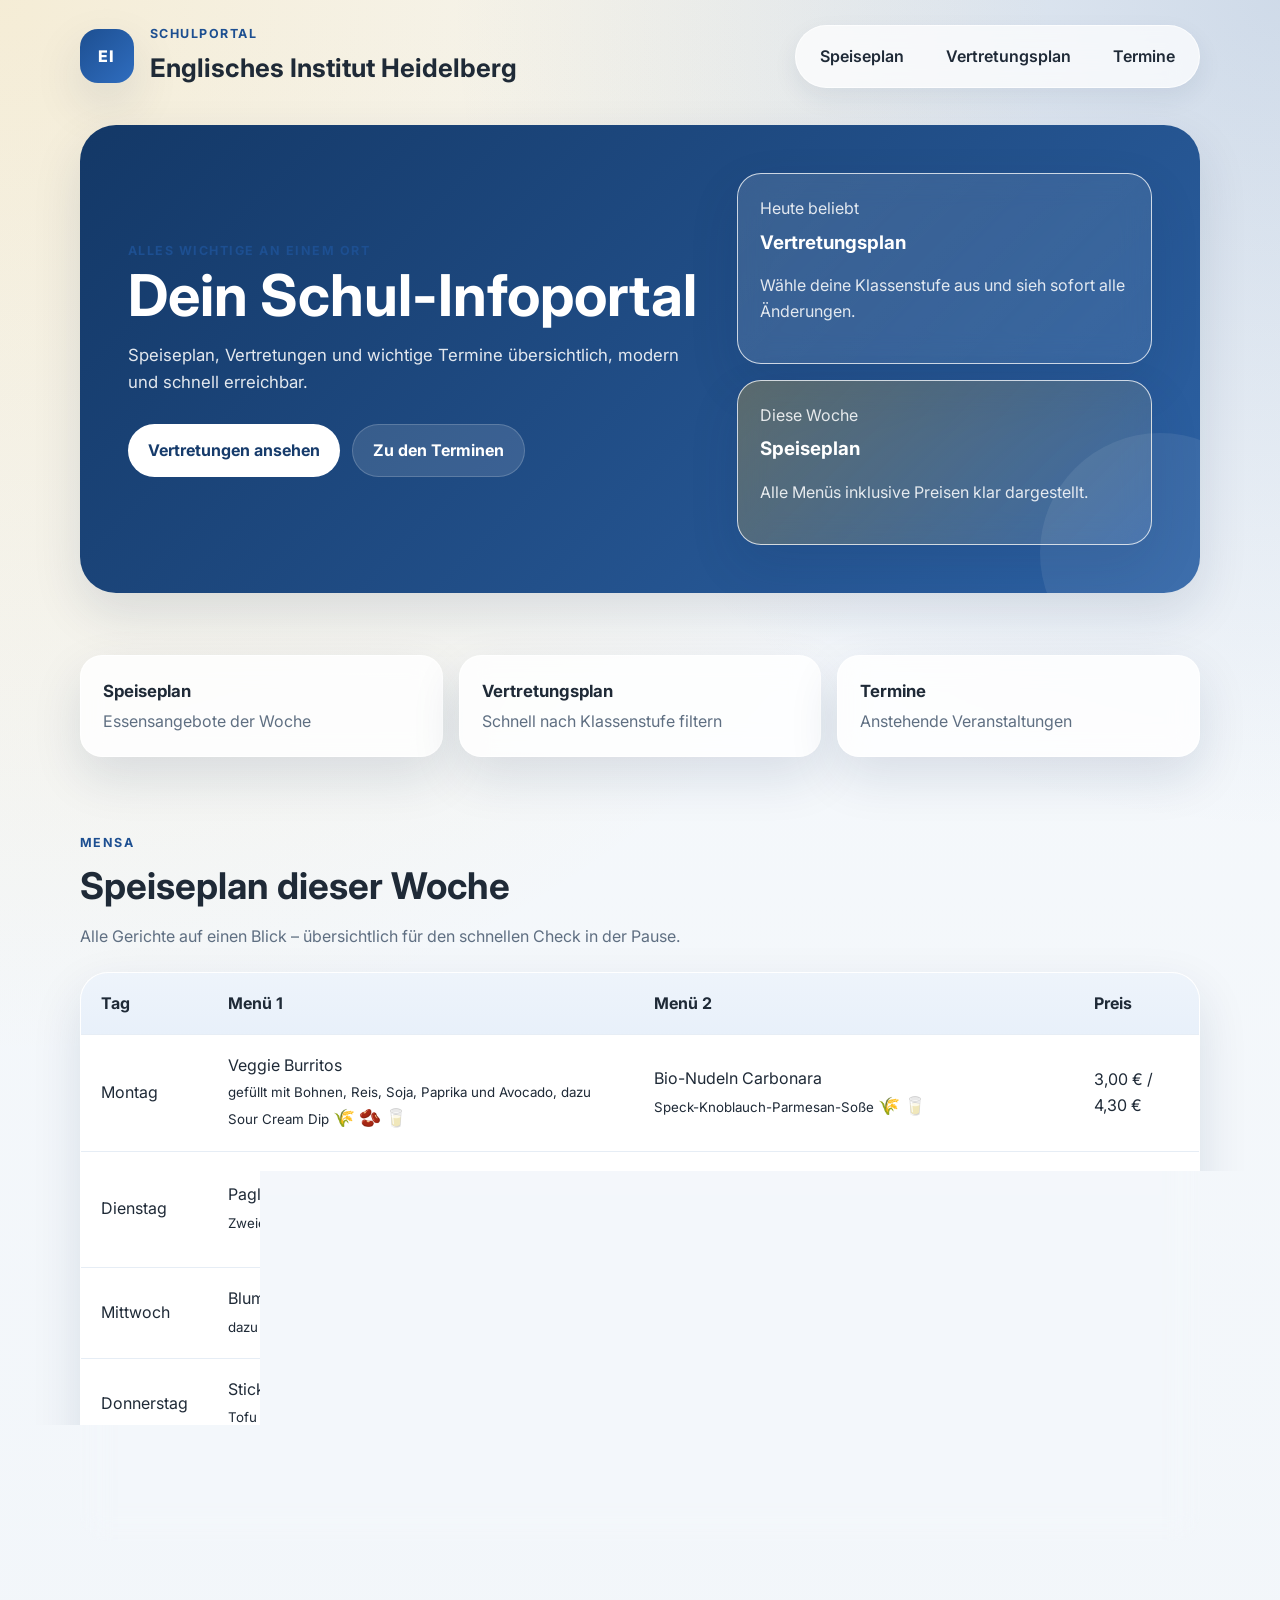
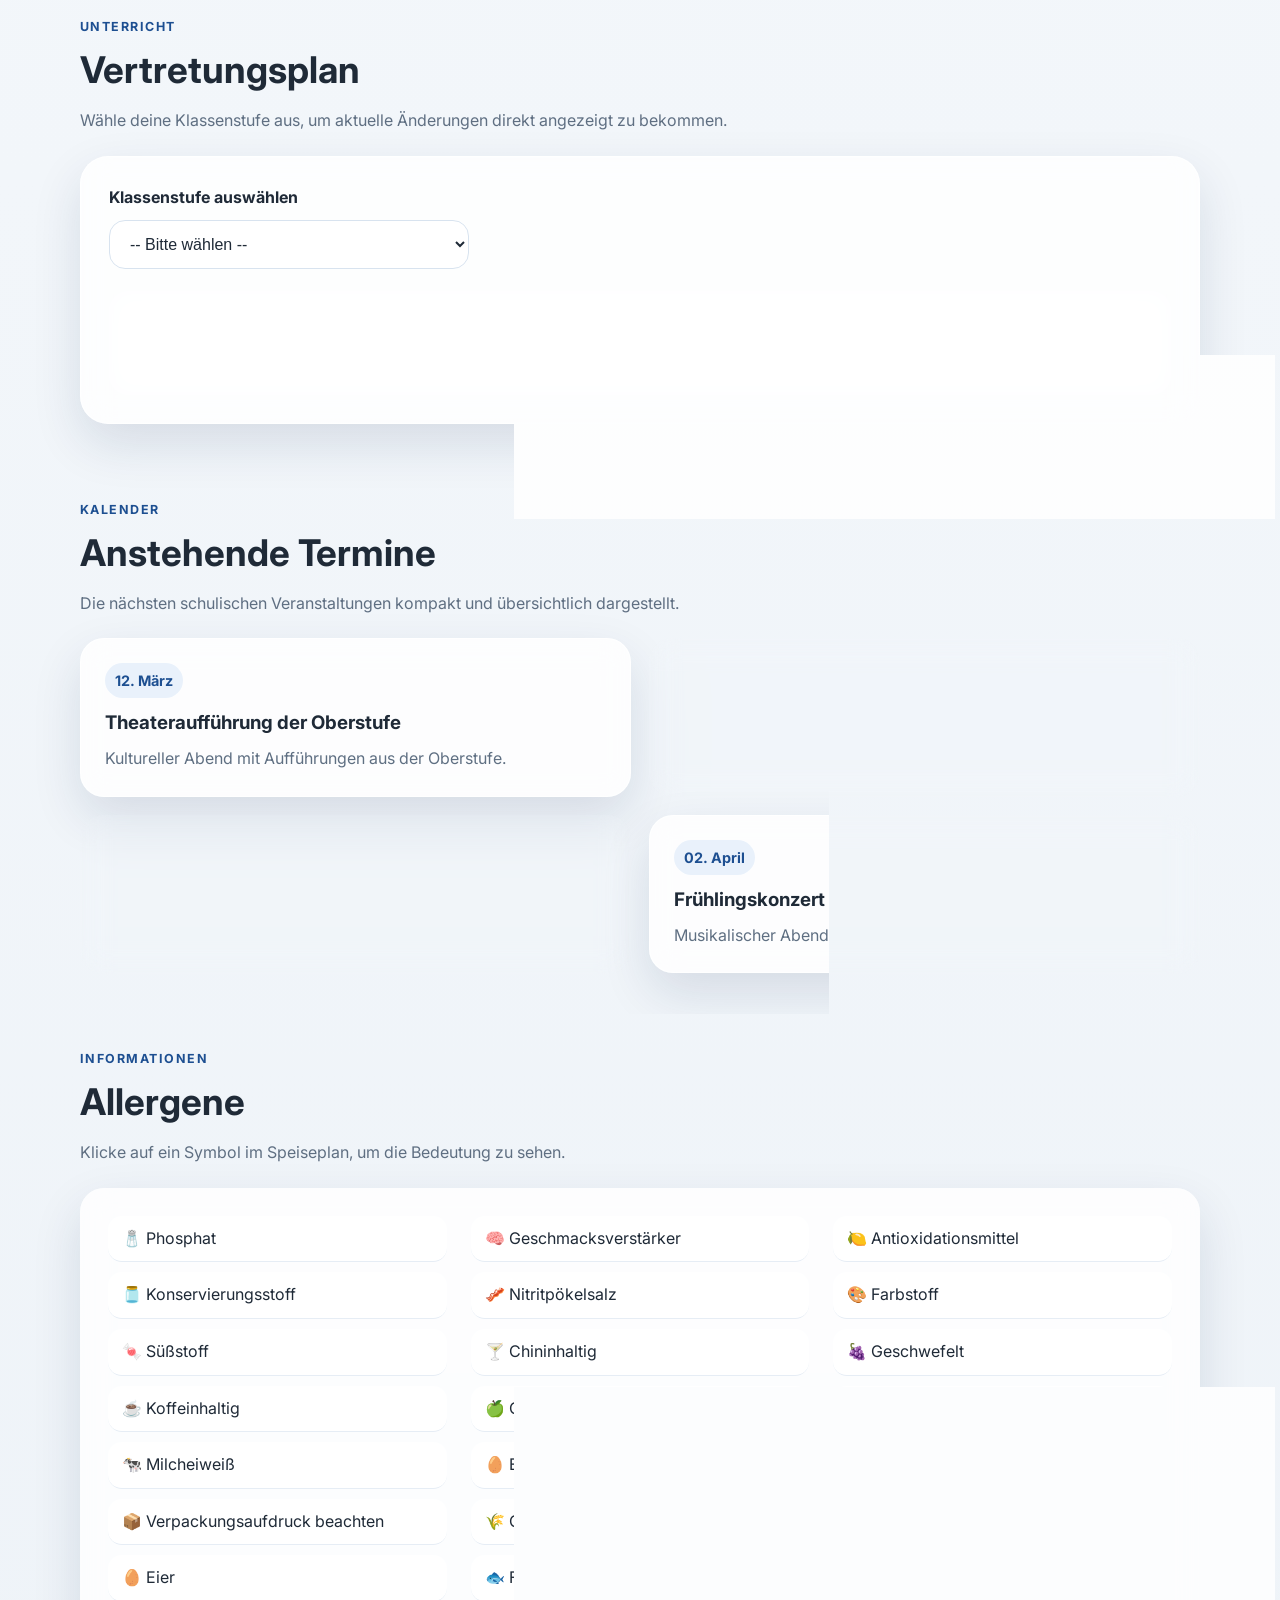
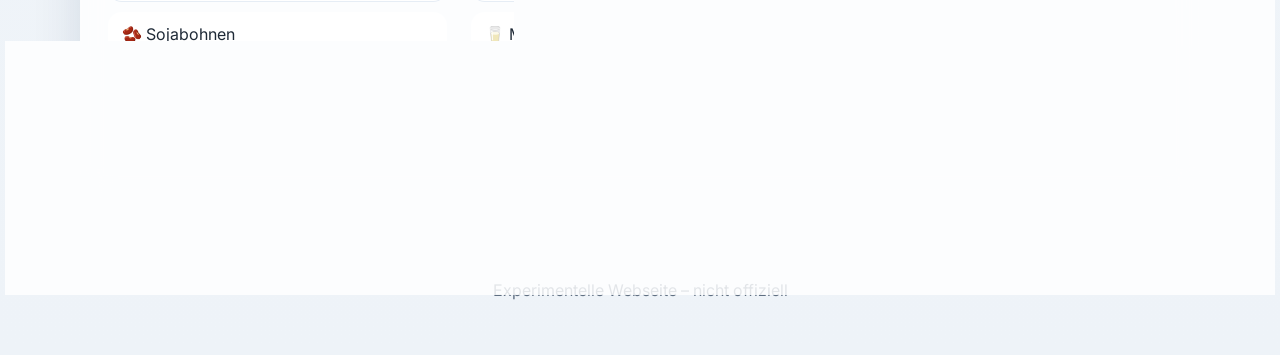
<file: index.html>
<!DOCTYPE html>
<html lang="de">
<head>
  <meta charset="UTF-8">
  <meta name="viewport" content="width=device-width, initial-scale=1.0">
  <title>EI Heidelberg – Infoportal</title>
  <link rel="preconnect" href="https://fonts.googleapis.com">
  <link rel="preconnect" href="https://fonts.gstatic.com" crossorigin>
  <link href="https://fonts.googleapis.com/css2?family=Inter:wght@400;500;600;700;800&display=swap" rel="stylesheet">
  <link rel="stylesheet" href="style.css">


  <!-- PWA‑Farbe für die Adressleiste -->
  <meta name="theme-color" content="#1d4f91">
  <!-- Manifest -->
  <link rel="manifest" href="/E.I.PP/manifest.json">
 
</head>
<body>
  <header class="site-header">
    <div class="brand">
      <span class="brand-badge">EI</span>
      <div>
        <p class="eyebrow">Schulportal</p>
        <h1>Englisches Institut Heidelberg</h1>
      </div>
    </div>

    <nav class="main-nav">
      <ul>
        <li><a href="#speiseplan">Speiseplan</a></li>
        <li><a href="#vertretung">Vertretungsplan</a></li>
        <li><a href="#termine">Termine</a></li>
      </ul>
    </nav>
  </header>

  <main>
    <section class="hero">
      <div class="hero-content">
        <p class="eyebrow">Alles Wichtige an einem Ort</p>
        <h2>Dein Schul-Infoportal</h2>
        <p class="hero-text">Speiseplan, Vertretungen und wichtige Termine übersichtlich, modern und schnell erreichbar.</p>

        <div class="hero-actions">
          <a class="btn btn-primary" href="#vertretung">Vertretungen ansehen</a>
          <a class="btn btn-secondary" href="#termine">Zu den Terminen</a>
        </div>
      </div>

      <div class="hero-cards">
        <article class="info-card accent-blue">
          <span class="info-label">Heute beliebt</span>
          <h3>Vertretungsplan</h3>
          <p>Wähle deine Klassenstufe aus und sieh sofort alle Änderungen.</p>
        </article>

        <article class="info-card accent-gold">
          <span class="info-label">Diese Woche</span>
          <h3>Speiseplan</h3>
          <p>Alle Menüs inklusive Preisen klar dargestellt.</p>
        </article>
      </div>
    </section>

    <section class="quick-links section-narrow">
      <a class="quick-link" href="#speiseplan">
        <span class="quick-link-title">Speiseplan</span>
        <span class="quick-link-text">Essensangebote der Woche</span>
      </a>
      <a class="quick-link" href="#vertretung">
        <span class="quick-link-title">Vertretungsplan</span>
        <span class="quick-link-text">Schnell nach Klassenstufe filtern</span>
      </a>
      <a class="quick-link" href="#termine">
        <span class="quick-link-title">Termine</span>
        <span class="quick-link-text">Anstehende Veranstaltungen</span>
      </a>
    </section>

    <section id="speiseplan" class="section">
      <div class="section-heading">
        <p class="eyebrow">Mensa</p>
        <h2>Speiseplan dieser Woche</h2>
        <p>Alle Gerichte auf einen Blick – übersichtlich für den schnellen Check in der Pause.</p>
      </div>

      <div class="table-wrapper">
        <table>
          <thead>
            <tr>
              <th>Tag</th>
              <th>Menü 1</th>
              <th>Menü 2</th>
              <th>Preis</th>
            </tr>
          </thead>
          <tbody id="menuTableBody">
          </tbody>
        </table>
      </div>
    </section>

    <section id="vertretung" class="section">
      <div class="section-heading">
        <p class="eyebrow">Unterricht</p>
        <h2>Vertretungsplan</h2>
        <p>Wähle deine Klassenstufe aus, um aktuelle Änderungen direkt angezeigt zu bekommen.</p>
      </div>

      <div class="vertretung-card">
        <label for="classSelect">Klassenstufe auswählen</label>
        <div class="select-wrapper">
          <select id="classSelect">
            <option value="">-- Bitte wählen --</option>
            <option value="5">Klasse 5</option>
            <option value="6">Klasse 6</option>
            <option value="7">Klasse 7</option>
            <option value="8">Klasse 8</option>
            <option value="9">Klasse 9</option>
            <option value="10">Klasse 10</option>
            <option value="11">Klasse 11</option>
            <option value="KS1">Kursstufe 1</option>
            <option value="KS2">Kursstufe 2</option>
          </select>
        </div>

        <div id="vertretungsOutput" class="output-placeholder">
          <p>Bitte Klasse auswählen.</p>
        </div>
      </div>
    </section>

    <section id="termine" class="section">
      <div class="section-heading">
        <p class="eyebrow">Kalender</p>
        <h2>Anstehende Termine</h2>
        <p>Die nächsten schulischen Veranstaltungen kompakt und übersichtlich dargestellt.</p>
      </div>

      <div class="events-grid">
        <article class="event-card">
          <span class="event-date">12. März</span>
          <h3>Theateraufführung der Oberstufe</h3>
          <p>Kultureller Abend mit Aufführungen aus der Oberstufe.</p>
        </article>

        <article class="event-card">
          <span class="event-date">18. März</span>
          <h3>Elternabend Klasse 7</h3>
          <p>Wichtige Informationen und Austausch mit Lehrkräften.</p>
        </article>

        <article class="event-card">
          <span class="event-date">25. März</span>
          <h3>Projekttag Nachhaltigkeit</h3>
          <p>Aktionen, Workshops und Ideen rund um nachhaltiges Handeln.</p>
        </article>

        <article class="event-card">
          <span class="event-date">02. April</span>
          <h3>Frühlingskonzert</h3>
          <p>Musikalischer Abend mit Beiträgen verschiedener Jahrgänge.</p>
        </article>
      </div>
    </section>
    <section id="infos" class="section">
      <div class="section-heading">
        <p class="eyebrow">Informationen</p>
        <h2>Allergene</h2>
        <p>Klicke auf ein Symbol im Speiseplan, um die Bedeutung zu sehen.</p>
      </div>
    
      <div class="allergen-box">
        <ul>
          <li id="allergen-1">🧂 Phosphat</li>
          <li id="allergen-2">🧠 Geschmacksverstärker</li>
          <li id="allergen-3">🍋 Antioxidationsmittel</li>
          <li id="allergen-4">🫙 Konservierungsstoff</li>
          <li id="allergen-5">🥓 Nitritpökelsalz</li>
          <li id="allergen-6">🎨 Farbstoff</li>
          <li id="allergen-7">🍬 Süßstoff</li>
          <li id="allergen-8">🍸 Chininhaltig</li>
          <li id="allergen-9">🍇 Geschwefelt</li>
          <li id="allergen-10">☕ Koffeinhaltig</li>
          <li id="allergen-11">🍏 Gewachst</li>
          <li id="allergen-12">⚫ Geschwärzt</li>
          <li id="allergen-13">🐄 Milcheiweiß</li>
          <li id="allergen-14">🥚 Eiklar</li>
          <li id="allergen-15">🌽 Stärke</li>
          <li id="allergen-16">📦 Verpackungsaufdruck beachten</li>
          <li id="allergen-17">🌾 Gluten</li>
          <li id="allergen-18">🦐 Krebstiere</li>
          <li id="allergen-19">🥚 Eier</li>
          <li id="allergen-20">🐟 Fische</li>
          <li id="allergen-21">🥜 Erdnüsse</li>
          <li id="allergen-22">🫘 Sojabohnen</li>
          <li id="allergen-23">🥛 Milch</li>
          <li id="allergen-24">🌰 Schalenfrüchte</li>
          <li id="allergen-25">🥬 Sellerie</li>
          <li id="allergen-26">🌭 Senf</li>
          <li id="allergen-27">🌱 Sesam</li>
          <li id="allergen-28">🍷 Sulfite</li>
          <li id="allergen-29">🌿 Lupinen</li>
          <li id="allergen-30">🦪 Weichtiere</li>
        </ul>
      </div>
    </section>
  </main>

  <footer>
    <p>Experimentelle Webseite – nicht offiziell</p>
  </footer>

  <script src="script.js"></script>
    <!-- Service‑Worker registrieren -->
    <script>
      if ('serviceWorker' in navigator) {
        window.addEventListener('load', () => {
          navigator.serviceWorker.register('/E.I.PP/sw.js')
            .catch(err => console.error('Service Worker registration failed:', err));
        });
      }
    </script>
</body>
</html>
</file>
<file: style.css>
:root {
  --bg: #eef3f8;
  --surface: rgba(255, 255, 255, 0.82);
  --surface-solid: #ffffff;
  --text: #1f2a37;
  --muted: #5f6f82;
  --primary: #1d4f91;
  --primary-dark: #163b6b;
  --accent: #f0b429;
  --border: rgba(29, 79, 145, 0.12);
  --shadow: 0 20px 50px rgba(20, 45, 84, 0.12);
  --radius: 24px;
}

* {
  box-sizing: border-box;
}

html {
  scroll-behavior: smooth;
}

body {
  margin: 0;
  font-family: "Inter", Arial, Helvetica, sans-serif;
  color: var(--text);
  background:
    radial-gradient(circle at top left, rgba(240, 180, 41, 0.18), transparent 28%),
    radial-gradient(circle at top right, rgba(29, 79, 145, 0.18), transparent 22%),
    linear-gradient(180deg, #f6f9fc 0%, var(--bg) 100%);
  line-height: 1.6;
}

img {
  max-width: 100%;
}

.site-header,
.section,
.section-narrow,
footer {
  width: min(1120px, calc(100% - 32px));
  margin: 0 auto;
}

.site-header {
  display: flex;
  justify-content: space-between;
  align-items: center;
  gap: 24px;
  padding: 24px 0;
}

.brand {
  display: flex;
  align-items: center;
  gap: 16px;
}

.brand h1 {
  margin: 0;
  font-size: clamp(1.2rem, 2vw, 1.8rem);
}

.brand-badge {
  width: 54px;
  height: 54px;
  display: grid;
  place-items: center;
  border-radius: 18px;
  background: linear-gradient(135deg, var(--primary), #2f6dbf);
  color: white;
  font-weight: 800;
  letter-spacing: 0.08em;
  box-shadow: var(--shadow);
}

.eyebrow {
  margin: 0 0 4px;
  color: var(--primary);
  text-transform: uppercase;
  letter-spacing: 0.12em;
  font-size: 0.78rem;
  font-weight: 700;
}

nav ul {
  display: flex;
  align-items: center;
  list-style: none;
  gap: 10px;
  padding: 8px;
  margin: 0;
  background: rgba(255, 255, 255, 0.72);
  border: 1px solid rgba(255, 255, 255, 0.7);
  border-radius: 999px;
  backdrop-filter: blur(14px);
  box-shadow: 0 10px 25px rgba(20, 45, 84, 0.08);
}

nav a {
  display: inline-block;
  color: var(--text);
  text-decoration: none;
  font-weight: 600;
  padding: 10px 16px;
  border-radius: 999px;
  transition: 0.25s ease;
}

nav a:hover {
  color: white;
  background: var(--primary);
}

.hero {
  width: min(1120px, calc(100% - 32px));
  margin: 12px auto 24px;
  padding: 48px;
  border-radius: 36px;
  background:
    linear-gradient(135deg, rgba(19, 55, 101, 0.96), rgba(45, 97, 162, 0.88)),
    linear-gradient(135deg, #1d4f91, #2f6dbf);
  color: white;
  display: grid;
  grid-template-columns: 1.4fr 1fr;
  gap: 28px;
  align-items: center;
  box-shadow: var(--shadow);
  overflow: hidden;
  position: relative;
}

.hero::after {
  content: "";
  position: absolute;
  inset: auto -80px -80px auto;
  width: 240px;
  height: 240px;
  border-radius: 50%;
  background: rgba(255, 255, 255, 0.08);
}

.hero h2 {
  margin: 0;
  font-size: clamp(2rem, 5vw, 3.6rem);
  line-height: 1.05;
}

.hero-text {
  max-width: 56ch;
  color: rgba(255, 255, 255, 0.88);
  font-size: 1.05rem;
}

.hero-actions {
  display: flex;
  flex-wrap: wrap;
  gap: 12px;
  margin-top: 28px;
}

.btn {
  display: inline-flex;
  align-items: center;
  justify-content: center;
  padding: 13px 20px;
  border-radius: 999px;
  text-decoration: none;
  font-weight: 700;
  transition: transform 0.2s ease, opacity 0.2s ease, background 0.2s ease;
}

.btn:hover {
  transform: translateY(-2px);
}

.btn-primary {
  background: white;
  color: var(--primary-dark);
}

.btn-secondary {
  background: rgba(255, 255, 255, 0.12);
  color: white;
  border: 1px solid rgba(255, 255, 255, 0.18);
}

.hero-cards {
  display: grid;
  gap: 16px;
}

.info-card,
.quick-link,
.vertretung-card,
.event-card,
.table-wrapper,
#vertretungsOutput {
  backdrop-filter: blur(14px);
  background: var(--surface);
  border: 1px solid rgba(255, 255, 255, 0.75);
  box-shadow: var(--shadow);
}

.info-card {
  padding: 22px;
  border-radius: 24px;
}

.info-card h3 {
  margin: 6px 0 8px;
}

.info-card p,
.info-label {
  color: rgba(255, 255, 255, 0.86);
}

.accent-blue {
  background: linear-gradient(135deg, rgba(255,255,255,0.12), rgba(255,255,255,0.08));
}

.accent-gold {
  background: linear-gradient(135deg, rgba(240, 180, 41, 0.28), rgba(255,255,255,0.08));
}

.section,
.section-narrow {
  padding: 38px 0;
}

.section-heading {
  margin-bottom: 22px;
}

.section-heading h2 {
  margin: 0 0 8px;
  font-size: clamp(1.6rem, 3vw, 2.3rem);
}

.section-heading p:last-child {
  margin: 0;
  color: var(--muted);
  max-width: 65ch;
}

.quick-links {
  display: grid;
  grid-template-columns: repeat(3, 1fr);
  gap: 16px;
}

.quick-link {
  text-decoration: none;
  color: inherit;
  padding: 22px;
  border-radius: 22px;
  transition: transform 0.2s ease, border-color 0.2s ease;
}

.quick-link:hover,
.event-card:hover {
  transform: translateY(-4px);
  border-color: rgba(29, 79, 145, 0.24);
}

.quick-link-title {
  display: block;
  font-weight: 700;
  font-size: 1.05rem;
  margin-bottom: 4px;
}

.quick-link-text {
  color: var(--muted);
}

.table-wrapper {
  border-radius: 28px;
  overflow: hidden;
}

table {
  width: 100%;
  border-collapse: collapse;
  background: var(--surface-solid);
}

thead {
  background: linear-gradient(180deg, #eef4fb, #e8f0fa);
}

th,
td {
  padding: 18px 20px;
  text-align: left;
  border-bottom: 1px solid #e6edf5;
}

tbody tr:hover {
  background: #f9fbfe;
}

.highlight-pill {
  display: inline-block;
  margin-left: 8px;
  padding: 4px 10px;
  border-radius: 999px;
  background: #fff2cc;
  color: #8a6200;
  font-size: 0.8rem;
  font-weight: 700;
}

.vertretung-card {
  border-radius: 28px;
  padding: 28px;
}

.vertretung-card label {
  display: block;
  margin-bottom: 10px;
  font-weight: 700;
}

.select-wrapper {
  position: relative;
  max-width: 360px;
}

select {
  width: 100%;
  padding: 14px 16px;
  font-size: 1rem;
  border-radius: 16px;
  border: 1px solid #d8e3ef;
  background: white;
  color: var(--text);
  outline: none;
}

select:focus {
  border-color: rgba(29, 79, 145, 0.45);
  box-shadow: 0 0 0 4px rgba(29, 79, 145, 0.12);
}

#vertretungsOutput {
  margin-top: 22px;
  padding: 22px;
  border-radius: 20px;
  background: rgba(255, 255, 255, 0.9);
}

.output-placeholder,
.output-empty {
  color: var(--muted);
}

.output-list {
  list-style: none;
  padding: 0;
  margin: 0;
  display: grid;
  gap: 12px;
}

.output-list li {
  background: #f6f9fd;
  border: 1px solid #e3ebf4;
  border-radius: 16px;
  padding: 14px 16px;
}

.events-grid {
  display: grid;
  grid-template-columns: repeat(2, 1fr);
  gap: 18px;
}

.event-card {
  padding: 24px;
  border-radius: 24px;
}

.event-card h3 {
  margin: 10px 0 8px;
}

.event-card p {
  margin: 0;
  color: var(--muted);
}

.event-date {
  display: inline-block;
  padding: 6px 10px;
  border-radius: 999px;
  background: #e9f1fb;
  color: var(--primary);
  font-weight: 700;
  font-size: 0.9rem;
}

footer {
  padding: 24px 0 36px;
  text-align: center;
  color: var(--muted);
}

@media (max-width: 900px) {
  .site-header,
  .hero {
    grid-template-columns: 1fr;
  }

  .site-header {
    flex-direction: column;
    align-items: stretch;
  }

  nav ul {
    justify-content: center;
    flex-wrap: wrap;
    border-radius: 24px;
  }

  .hero,
  .vertretung-card {
    padding: 28px;
  }

  .quick-links,
  .events-grid {
    grid-template-columns: 1fr;
  }
}

@media (max-width: 640px) {
  .hero {
    padding: 24px;
    border-radius: 28px;
  }

  th,
  td {
    padding: 14px 12px;
    font-size: 0.94rem;
  }

  .brand {
    align-items: flex-start;
  }

  nav a {
    padding: 9px 12px;
    font-size: 0.95rem;
  }
}


/* Mobile improvements */
main {
  overflow-x: clip;
}

html, body {
  max-width: 100%;
  overflow-x: hidden;
}

@media (max-width: 900px) {
  .site-header,
  .hero {
    width: min(1120px, calc(100% - 24px));
  }

  .section,
  .section-narrow,
  footer {
    width: min(1120px, calc(100% - 24px));
  }

  .hero-content,
  .hero-cards {
    width: 100%;
  }

  .hero-actions {
    flex-direction: column;
    align-items: stretch;
  }

  .btn {
    width: 100%;
  }

  .select-wrapper {
    max-width: none;
  }
}

@media (max-width: 640px) {
  body {
    line-height: 1.5;
  }

  .site-header {
    padding: 18px 0 8px;
    gap: 16px;
  }

  .brand {
    gap: 12px;
  }

  .brand-badge {
    width: 46px;
    height: 46px;
    border-radius: 14px;
    font-size: 0.95rem;
  }

  .brand h1 {
    font-size: 1.08rem;
    line-height: 1.2;
  }

  .main-nav {
    width: 100%;
  }

  nav ul {
    display: grid;
    grid-template-columns: repeat(2, minmax(0, 1fr));
    gap: 8px;
    width: 100%;
    padding: 10px;
  }

  nav li:last-child {
    grid-column: 1 / -1;
  }

  nav a {
    display: flex;
    justify-content: center;
    width: 100%;
    min-height: 44px;
  }

  .section,
  .section-narrow {
    padding: 26px 0;
  }

  .section-heading {
    margin-bottom: 16px;
  }

  .hero {
    margin-top: 8px;
    gap: 18px;
    padding: 20px;
    border-radius: 24px;
  }

  .hero h2 {
    font-size: 2rem;
  }

  .hero-text {
    font-size: 0.98rem;
  }

  .info-card,
  .quick-link,
  .event-card,
  .vertretung-card,
  #vertretungsOutput {
    border-radius: 20px;
  }

  .info-card,
  .quick-link,
  .event-card {
    padding: 18px;
  }

  .vertretung-card {
    padding: 18px;
  }

  select {
    min-height: 48px;
    font-size: 16px;
  }

  .table-wrapper {
    padding: 10px;
    border-radius: 24px;
    background: var(--surface);
  }

  table,
  thead,
  tbody,
  tr,
  th,
  td {
    display: block;
    width: 100%;
  }

  thead {
    display: none;
  }

  tbody {
    display: grid;
    gap: 12px;
  }

  tbody tr {
    background: var(--surface-solid);
    border: 1px solid #e6edf5;
    border-radius: 18px;
    overflow: hidden;
    box-shadow: 0 8px 20px rgba(20, 45, 84, 0.06);
  }

  td {
    position: relative;
    padding: 12px 14px 12px 112px;
    min-height: 48px;
    border-bottom: 1px solid #edf2f7;
    font-size: 0.95rem;
  }

  td:last-child {
    border-bottom: none;
  }

  td::before {
    content: attr(data-label);
    position: absolute;
    left: 14px;
    top: 12px;
    font-size: 0.78rem;
    font-weight: 800;
    letter-spacing: 0.04em;
    text-transform: uppercase;
    color: var(--primary);
  }

  .highlight-pill {
    margin-left: 0;
    margin-top: 6px;
  }

  .event-date {
    font-size: 0.82rem;
  }

  footer {
    padding-top: 10px;
  }
}

@media (max-width: 380px) {
  nav ul {
    grid-template-columns: 1fr;
  }

  nav li:last-child {
    grid-column: auto;
  }

  td {
    padding-left: 14px;
    padding-top: 34px;
  }

  td::before {
    top: 10px;
  }
}
.info-grid {
  display: grid;
  grid-template-columns: repeat(auto-fit, minmax(280px, 1fr));
  gap: 20px;
}

.price-box,
.allergen-box {
  padding: 24px;
  border-radius: 24px;
  background: var(--surface);
  backdrop-filter: blur(14px);
  box-shadow: var(--shadow);
}

.price-box ul,
.allergen-box ul {
  list-style: none;
  padding: 0;
  margin: 0;
}

.price-box li,
.allergen-box li {
  padding: 8px 0;
  border-bottom: 1px solid #e6edf5;
}

.price-box li:last-child,
.allergen-box li:last-child {
  border-bottom: none;
}
.allergen-link {
  text-decoration: none;
  font-size: 1.1rem;
  transition: transform 0.2s ease;
  display: inline-block;
}

.allergen-link:hover {
  transform: scale(1.25);
}

.allergen-box li {
  scroll-margin-top: 100px;
}
.allergen-box {
  padding: 28px;
  border-radius: 24px;
  background: var(--surface);
  box-shadow: var(--shadow);
}

.allergen-box ul {
  list-style: none;
  padding: 0;
  margin: 0;
  display: grid;
  grid-template-columns: repeat(auto-fit, minmax(260px, 1fr));
  gap: 10px 24px;
}

.allergen-box li {
  padding: 10px 14px;
  background: rgba(255,255,255,0.8);
  border-radius: 14px;
  scroll-margin-top: 100px;
}

.allergen-link {
  text-decoration: none;
  display: inline-block;
  transition: transform 0.2s ease;
}

.allergen-link:hover {
  transform: scale(1.3);
}
</file>
